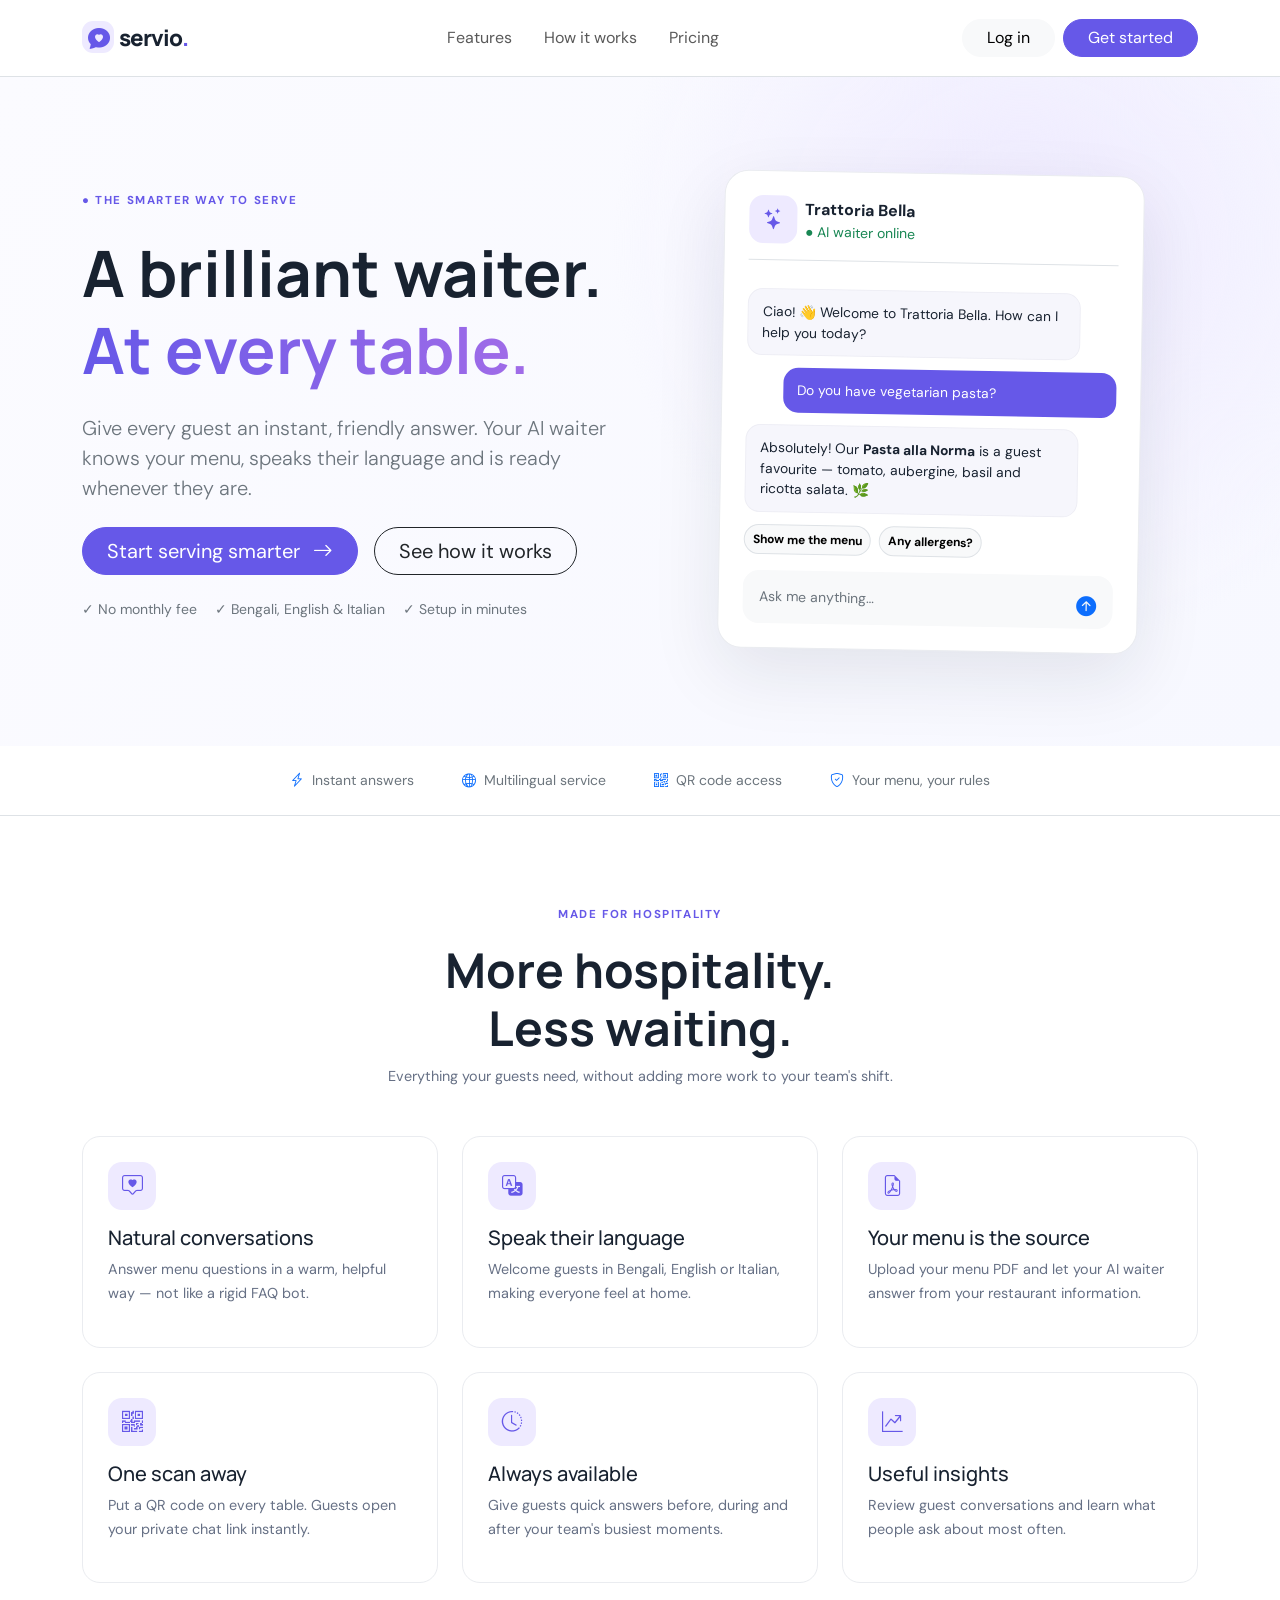
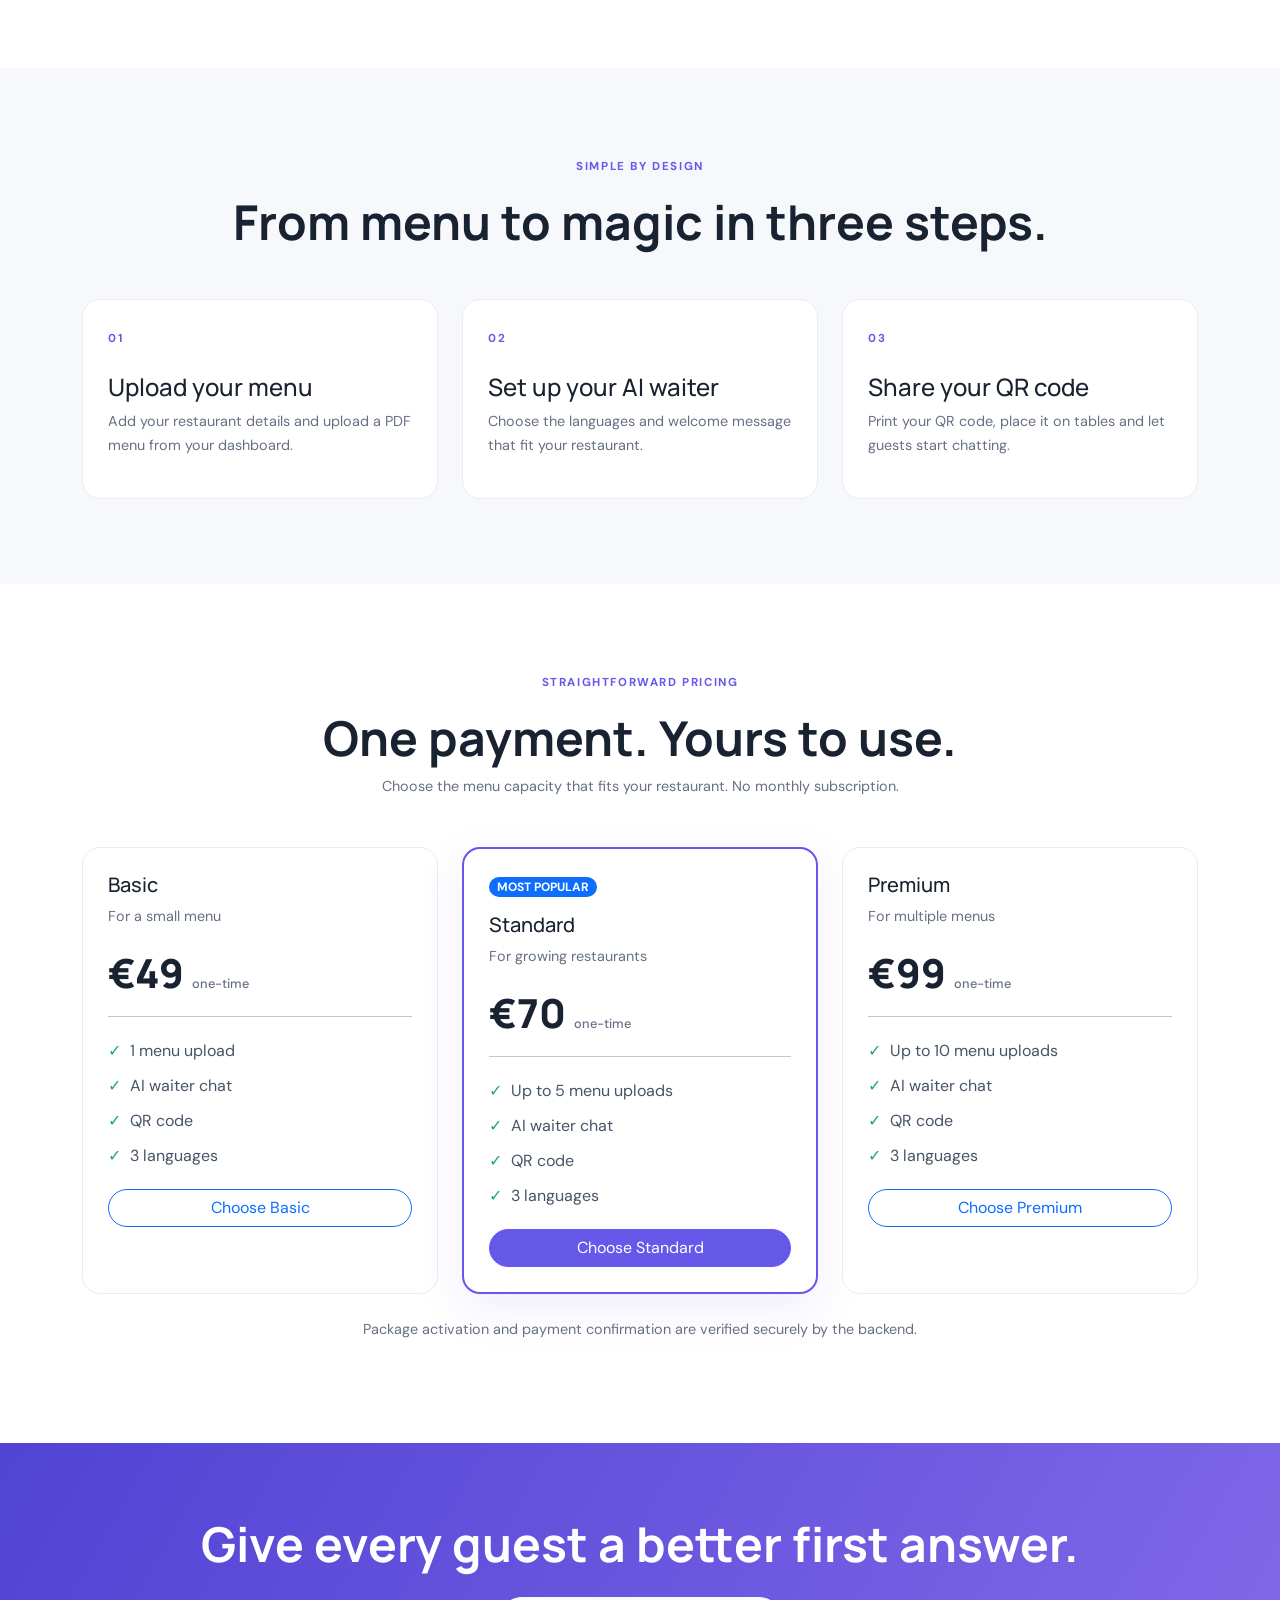
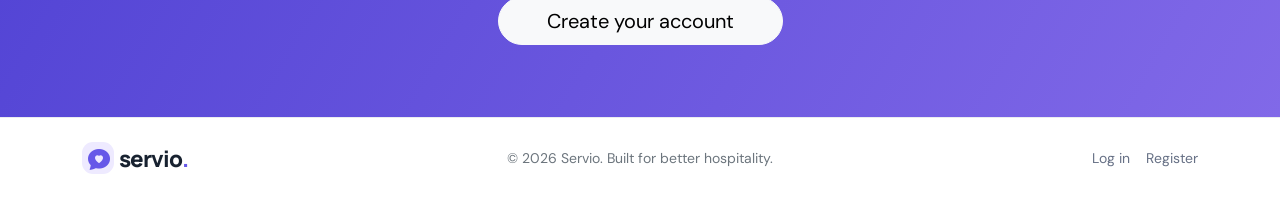
<file: index.html>
<!doctype html>
<html lang="en">

<head>
    <meta charset="utf-8">
    <meta name="viewport" content="width=device-width,initial-scale=1">
    <title>Servio — Your restaurant's AI waiter</title>
    <link href="https://cdn.jsdelivr.net/npm/bootstrap@5.3.3/dist/css/bootstrap.min.css" rel="stylesheet">
    <link href="https://cdn.jsdelivr.net/npm/bootstrap-icons@1.11.3/font/bootstrap-icons.min.css" rel="stylesheet">
    <link href="assets/app.css" rel="stylesheet">
</head>

<body>
    <nav class="navbar navbar-expand-lg bg-white sticky-top border-bottom">
        <div class="container py-2"><a class="brand navbar-brand" href="#"><span class="brand-mark"><i
                        class="bi bi-chat-heart-fill"></i></span>servio<span class="brand-dot">.</span></a><button
                class="navbar-toggler" data-bs-toggle="collapse" data-bs-target="#nav"><span
                    class="navbar-toggler-icon"></span></button>
            <div class="collapse navbar-collapse" id="nav">
                <ul class="navbar-nav mx-auto gap-lg-3">
                    <li><a class="nav-link" href="#features">Features</a></li>
                    <li><a class="nav-link" href="#how">How it works</a></li>
                    <li><a class="nav-link" href="#pricing">Pricing</a></li>
                </ul>
                <div class="d-flex gap-2 mt-3 mt-lg-0"><a class="btn btn-light rounded-pill px-4"
                        href="auth/login.html">Log in</a><a class="btn btn-primary rounded-pill px-4"
                        href="auth/register.html">Get started</a></div>
            </div>
        </div>
    </nav>
    <header class="hero">
        <div class="container py-5">
            <div class="row align-items-center g-5 py-lg-5">
                <div class="col-lg-6"><span class="eyebrow">● THE SMARTER WAY TO SERVE</span>
                    <h1 class="display-3 fw-bold mt-4">A brilliant waiter.<br><span class="gradient-text">At every
                            table.</span></h1>
                    <p class="lead text-secondary mt-4">Give every guest an instant, friendly answer. Your AI waiter
                        knows your menu, speaks their language and is ready whenever they are.</p>
                    <div class="d-flex flex-wrap gap-3 mt-4"><a class="btn btn-primary btn-lg rounded-pill px-4"
                            href="auth/register.html">Start serving smarter <i class="bi bi-arrow-right ms-2"></i></a><a
                            class="btn btn-outline-dark btn-lg rounded-pill px-4" href="#how">See how it works</a></div>
                    <p class="small text-secondary mt-4">✓ No monthly fee　 ✓ Bengali, English & Italian　 ✓ Setup in
                        minutes</p>
                </div>
                <div class="col-lg-6">
                    <div class="hero-card">
                        <div class="d-flex align-items-center gap-2 border-bottom pb-3"><span class="feature-icon"><i
                                    class="bi bi-stars"></i></span>
                            <div><b>Trattoria Bella</b>
                                <div class="small text-success">● AI waiter online</div>
                            </div>
                        </div>
                        <div class="py-3">
                            <div class="bubble bot">Ciao! 👋 Welcome to Trattoria Bella. How can I help you today?</div>
                            <div class="bubble guest">Do you have vegetarian pasta?</div>
                            <div class="bubble bot">Absolutely! Our <b>Pasta alla Norma</b> is a guest favourite —
                                tomato, aubergine, basil and ricotta salata. 🌿</div>
                            <div class="d-flex gap-2 flex-wrap"><span
                                    class="badge rounded-pill text-bg-light border p-2">Show me the menu</span><span
                                    class="badge rounded-pill text-bg-light border p-2">Any allergens?</span></div>
                        </div>
                        <div class="bg-light rounded-4 p-3 small text-secondary">Ask me anything… <i
                                class="bi bi-arrow-up-circle-fill float-end text-primary fs-5"></i></div>
                    </div>
                </div>
            </div>
        </div>
    </header>
    <section class="py-4 border-bottom">
        <div class="container d-flex flex-wrap justify-content-center gap-4 gap-md-5 text-secondary small"><span><i
                    class="bi bi-lightning-charge text-primary me-2"></i>Instant answers</span><span><i
                    class="bi bi-globe2 text-primary me-2"></i>Multilingual service</span><span><i
                    class="bi bi-qr-code text-primary me-2"></i>QR code access</span><span><i
                    class="bi bi-shield-check text-primary me-2"></i>Your menu, your rules</span></div>
    </section>
    <section id="features" class="section-pad">
        <div class="container">
            <div class="text-center mb-5"><span class="eyebrow">MADE FOR HOSPITALITY</span>
                <h2 class="display-5 fw-bold mt-3">More hospitality.<br>Less waiting.</h2>
                <p class="muted">Everything your guests need, without adding more work to your team's shift.</p>
            </div>
            <div class="row g-4">
                <div class="col-md-6 col-lg-4">
                    <div class="feature">
                        <div class="feature-icon"><i class="bi bi-chat-square-heart"></i></div>
                        <h5 class="mt-3">Natural conversations</h5>
                        <p>Answer menu questions in a warm, helpful way — not like a rigid FAQ bot.</p>
                    </div>
                </div>
                <div class="col-md-6 col-lg-4">
                    <div class="feature">
                        <div class="feature-icon"><i class="bi bi-translate"></i></div>
                        <h5 class="mt-3">Speak their language</h5>
                        <p>Welcome guests in Bengali, English or Italian, making everyone feel at home.</p>
                    </div>
                </div>
                <div class="col-md-6 col-lg-4">
                    <div class="feature">
                        <div class="feature-icon"><i class="bi bi-file-earmark-pdf"></i></div>
                        <h5 class="mt-3">Your menu is the source</h5>
                        <p>Upload your menu PDF and let your AI waiter answer from your restaurant information.</p>
                    </div>
                </div>
                <div class="col-md-6 col-lg-4">
                    <div class="feature">
                        <div class="feature-icon"><i class="bi bi-qr-code"></i></div>
                        <h5 class="mt-3">One scan away</h5>
                        <p>Put a QR code on every table. Guests open your private chat link instantly.</p>
                    </div>
                </div>
                <div class="col-md-6 col-lg-4">
                    <div class="feature">
                        <div class="feature-icon"><i class="bi bi-clock-history"></i></div>
                        <h5 class="mt-3">Always available</h5>
                        <p>Give guests quick answers before, during and after your team's busiest moments.</p>
                    </div>
                </div>
                <div class="col-md-6 col-lg-4">
                    <div class="feature">
                        <div class="feature-icon"><i class="bi bi-graph-up-arrow"></i></div>
                        <h5 class="mt-3">Useful insights</h5>
                        <p>Review guest conversations and learn what people ask about most often.</p>
                    </div>
                </div>
            </div>
        </div>
    </section>
    <section id="how" class="section-pad" style="background:#f7f8fc">
        <div class="container">
            <div class="text-center mb-5"><span class="eyebrow">SIMPLE BY DESIGN</span>
                <h2 class="display-5 fw-bold mt-3">From menu to magic in three steps.</h2>
            </div>
            <div class="row g-4">
                <div class="col-md-4">
                    <div class="feature"><span class="eyebrow">01</span>
                        <h4 class="mt-4">Upload your menu</h4>
                        <p>Add your restaurant details and upload a PDF menu from your dashboard.</p>
                    </div>
                </div>
                <div class="col-md-4">
                    <div class="feature"><span class="eyebrow">02</span>
                        <h4 class="mt-4">Set up your AI waiter</h4>
                        <p>Choose the languages and welcome message that fit your restaurant.</p>
                    </div>
                </div>
                <div class="col-md-4">
                    <div class="feature"><span class="eyebrow">03</span>
                        <h4 class="mt-4">Share your QR code</h4>
                        <p>Print your QR code, place it on tables and let guests start chatting.</p>
                    </div>
                </div>
            </div>
        </div>
    </section>
    <section id="pricing" class="section-pad">
        <div class="container">
            <div class="text-center mb-5"><span class="eyebrow">STRAIGHTFORWARD PRICING</span>
                <h2 class="display-5 fw-bold mt-3">One payment. Yours to use.</h2>
                <p class="muted">Choose the menu capacity that fits your restaurant. No monthly subscription.</p>
            </div>
            <div class="row g-4 justify-content-center">
                <div class="col-md-6 col-lg-4">
                    <div class="price-card">
                        <h5>Basic</h5>
                        <p class="muted">For a small menu</p>
                        <div class="price">€49 <small>one-time</small></div>
                        <hr>
                        <ul>
                            <li>1 menu upload</li>
                            <li>AI waiter chat</li>
                            <li>QR code</li>
                            <li>3 languages</li>
                        </ul><a href="auth/register.html?plan=basic"
                            class="btn btn-outline-primary w-100 rounded-pill">Choose Basic</a>
                    </div>
                </div>
                <div class="col-md-6 col-lg-4">
                    <div class="price-card featured"><span class="badge text-bg-primary rounded-pill mb-3">MOST
                            POPULAR</span>
                        <h5>Standard</h5>
                        <p class="muted">For growing restaurants</p>
                        <div class="price">€70 <small>one-time</small></div>
                        <hr>
                        <ul>
                            <li>Up to 5 menu uploads</li>
                            <li>AI waiter chat</li>
                            <li>QR code</li>
                            <li>3 languages</li>
                        </ul><a href="auth/register.html?plan=standard"
                            class="btn btn-primary w-100 rounded-pill">Choose Standard</a>
                    </div>
                </div>
                <div class="col-md-6 col-lg-4">
                    <div class="price-card">
                        <h5>Premium</h5>
                        <p class="muted">For multiple menus</p>
                        <div class="price">€99 <small>one-time</small></div>
                        <hr>
                        <ul>
                            <li>Up to 10 menu uploads</li>
                            <li>AI waiter chat</li>
                            <li>QR code</li>
                            <li>3 languages</li>
                        </ul><a href="auth/register.html?plan=premium"
                            class="btn btn-outline-primary w-100 rounded-pill">Choose Premium</a>
                    </div>
                </div>
            </div>
            <p class="text-center muted small mt-4">Package activation and payment confirmation are verified securely by
                the backend.</p>
        </div>
    </section>
    <section class="cta py-5">
        <div class="container text-center py-4">
            <h2 class="display-5 fw-bold text-white">Give every guest a better first answer.</h2><a
                href="auth/register.html" class="btn btn-light btn-lg rounded-pill px-5 mt-3">Create your account</a>
        </div>
    </section>
    <footer class="py-4">
        <div class="container d-flex flex-wrap justify-content-between align-items-center gap-3"><a class="brand"
                href="#"><span class="brand-mark"><i class="bi bi-chat-heart-fill"></i></span>servio<span
                    class="brand-dot">.</span></a><span class="small text-secondary">© <span id="year"></span> Servio.
                Built for better hospitality.</span>
            <div class="d-flex gap-3 small"><a href="auth/login.html">Log in</a><a
                    href="auth/register.html">Register</a></div>
        </div>
    </footer>
    <script>document.getElementById('year').textContent = new Date().getFullYear()</script>
    <script src="https://cdn.jsdelivr.net/npm/bootstrap@5.3.3/dist/js/bootstrap.bundle.min.js"></script>
</body>

</html>
</file>
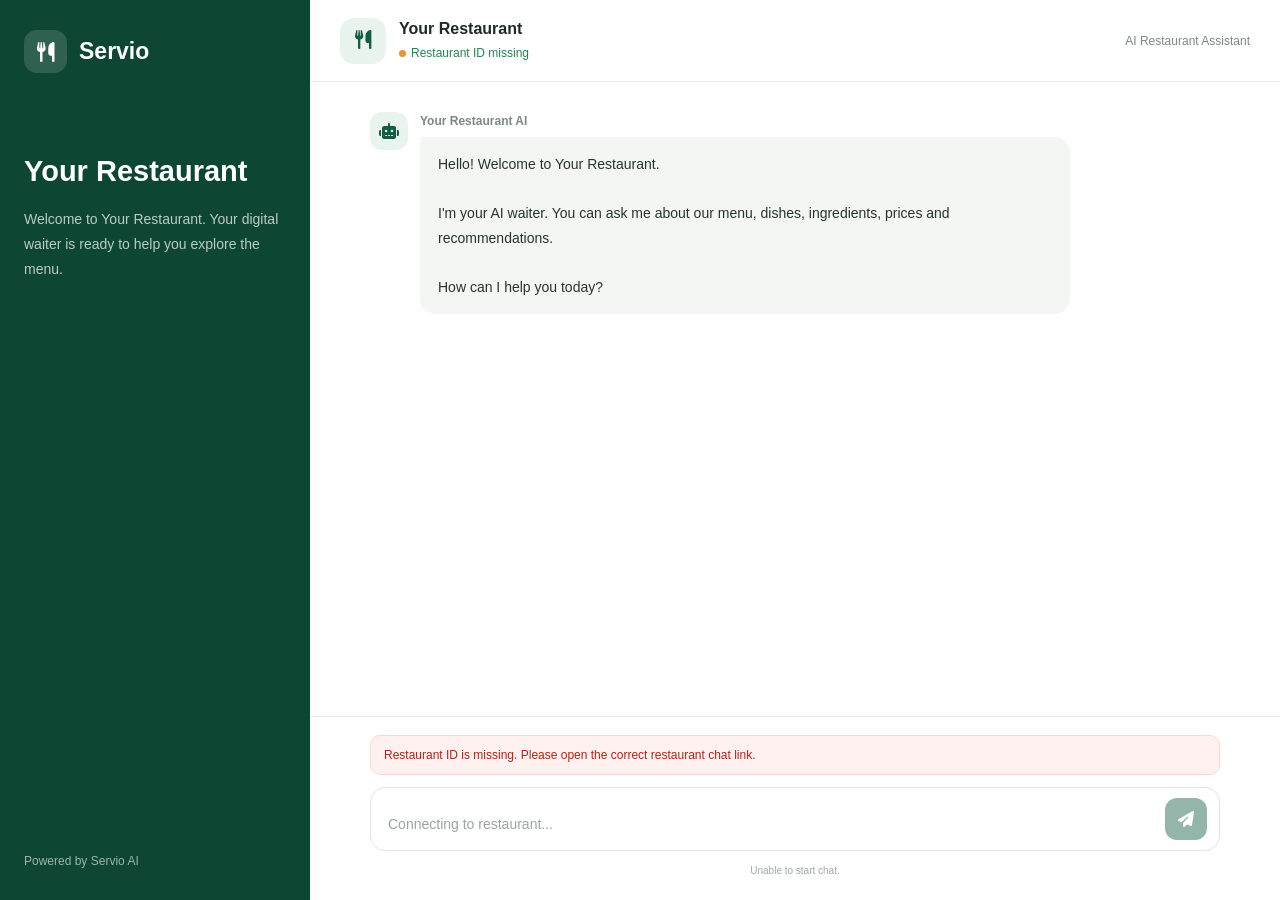
<file: chat/chat.html>
<!DOCTYPE html>
<html lang="en">

<head>
    <meta charset="UTF-8">
    <meta name="viewport" content="width=device-width, initial-scale=1.0, viewport-fit=cover">

    <title>Restaurant AI Waiter | Servio</title>

    <link href="https://cdn.jsdelivr.net/npm/bootstrap@5.3.3/dist/css/bootstrap.min.css" rel="stylesheet">
    <link href="https://cdnjs.cloudflare.com/ajax/libs/font-awesome/6.5.2/css/all.min.css" rel="stylesheet">

    <style>
        :root {
            --primary: #145c43;
            --primary-dark: #0d4633;
            --primary-light: #e9f4ee;
            --background: #f5f7f5;
            --text: #1d2923;
            --muted: #7b8981;
            --border: #e7ece8;
        }

        * {
            box-sizing: border-box;
        }

        html,
        body {
            width: 100%;
            height: 100%;
            margin: 0;
        }

        body {
            font-family: Arial, Helvetica, sans-serif;
            background: var(--background);
            color: var(--text);
            overflow: hidden;
        }

        .app {
            display: flex;
            width: 100%;
            min-height: 100vh;
            min-height: 100dvh;
        }

        /* SIDEBAR */

        .sidebar {
            width: 310px;
            min-width: 310px;
            background: var(--primary-dark);
            color: #fff;
            padding: 30px 24px;
            display: flex;
            flex-direction: column;
        }

        .brand {
            display: flex;
            align-items: center;
            gap: 12px;
            font-size: 23px;
            font-weight: 700;
            margin-bottom: 65px;
        }

        .brand-icon {
            width: 43px;
            height: 43px;
            border-radius: 13px;
            display: flex;
            align-items: center;
            justify-content: center;
            background: rgba(255, 255, 255, .14);
            font-size: 20px;
        }

        .sidebar-content {
            margin-top: 15px;
        }

        .sidebar-content h2 {
            font-size: 29px;
            font-weight: 700;
            line-height: 1.3;
            margin-bottom: 16px;
            overflow-wrap: anywhere;
        }

        .sidebar-content p {
            font-size: 14px;
            line-height: 1.8;
            color: rgba(255, 255, 255, .72);
        }

        .sidebar-footer {
            margin-top: auto;
            padding-top: 30px;
            font-size: 12px;
            color: rgba(255, 255, 255, .6);
        }

        /* MAIN CHAT */

        .main {
            flex: 1;
            min-width: 0;
            display: flex;
            flex-direction: column;
            height: 100vh;
            height: 100dvh;
            background: #fff;
            overflow: hidden;
        }

        /* HEADER */

        .chat-header {
            min-height: 82px;
            padding: 16px 30px;
            border-bottom: 1px solid var(--border);
            display: flex;
            align-items: center;
            justify-content: space-between;
            gap: 15px;
            flex-shrink: 0;
            background: #fff;
            z-index: 5;
        }

        .restaurant-info {
            display: flex;
            align-items: center;
            gap: 13px;
            min-width: 0;
        }

        .restaurant-avatar {
            width: 46px;
            height: 46px;
            border-radius: 14px;
            background: var(--primary-light);
            color: var(--primary);
            display: flex;
            align-items: center;
            justify-content: center;
            font-size: 19px;
            flex-shrink: 0;
        }

        .restaurant-info h5 {
            font-size: 16px;
            font-weight: 700;
            margin: 0 0 5px;
            overflow-wrap: anywhere;
        }

        .online-status {
            font-size: 12px;
            color: #218653;
        }

        .status-dot {
            display: inline-block;
            width: 7px;
            height: 7px;
            background: #2dbb72;
            border-radius: 50%;
            margin-right: 5px;
        }

        .header-label {
            font-size: 12px;
            color: var(--muted);
            white-space: nowrap;
        }

        /* CHAT BODY */

        .chat-body {
            flex: 1 1 0;
            min-height: 0;
            overflow-y: auto;
            overflow-x: hidden;
            overscroll-behavior: contain;
            -webkit-overflow-scrolling: touch;
            padding: 30px;
            background: #fff;
        }

        .messages {
            max-width: 850px;
            margin: 0 auto;
            min-width: 0;
        }

        /* WELCOME MESSAGE */

        .welcome-message {
            display: flex;
            align-items: flex-start;
            gap: 12px;
            margin-bottom: 28px;
        }

        .bot-avatar {
            width: 38px;
            height: 38px;
            border-radius: 12px;
            background: var(--primary-light);
            color: var(--primary);
            display: flex;
            align-items: center;
            justify-content: center;
            flex-shrink: 0;
        }

        .welcome-content {
            max-width: 650px;
            min-width: 0;
        }

        .message-sender {
            font-size: 12px;
            font-weight: 700;
            color: var(--muted);
            margin-bottom: 7px;
        }

        .message-bubble {
            padding: 15px 18px;
            border-radius: 4px 15px 15px 15px;
            background: #f3f6f3;
            color: #26352c;
            font-size: 14px;
            line-height: 1.75;
            overflow-wrap: anywhere;
            word-break: break-word;
            white-space: pre-wrap;
        }

        /* INDIVIDUAL MESSAGES */

        .message-row {
            display: flex;
            gap: 12px;
            margin-bottom: 22px;
            align-items: flex-start;
            min-width: 0;
        }

        .message-row.user {
            justify-content: flex-end;
        }

        .message-row.user .message-content {
            max-width: 70%;
        }

        .message-row.bot .message-content {
            max-width: 75%;
        }

        .message-content {
            min-width: 0;
        }

        .message-row.user .message-bubble {
            background: var(--primary);
            color: #fff;
            border-radius: 15px 4px 15px 15px;
        }

        .message-time {
            font-size: 10px;
            color: #9aa49e;
            margin-top: 6px;
        }

        .message-row.user .message-time {
            text-align: right;
        }

        /* SUGGESTIONS */

        .suggestions {
            margin-left: 50px;
            margin-top: 25px;
        }

        .suggestions-title {
            font-size: 12px;
            color: var(--muted);
            margin-bottom: 12px;
        }

        .suggestion-list {
            display: flex;
            flex-wrap: wrap;
            gap: 9px;
        }

        .suggestion-btn {
            border: 1px solid #dfe8e1;
            background: #fff;
            color: #426050;
            border-radius: 20px;
            padding: 9px 15px;
            font-size: 12px;
            cursor: pointer;
            transition: .2s;
        }

        .suggestion-btn:hover {
            background: var(--primary-light);
            border-color: var(--primary);
        }

        /* TYPING INDICATOR */

        .typing-indicator {
            display: none;
            margin-bottom: 20px;
            align-items: flex-start;
            gap: 12px;
        }

        .typing-dots {
            background: #f3f6f3;
            border-radius: 4px 15px 15px 15px;
            padding: 15px 18px;
            display: flex;
            gap: 5px;
        }

        .typing-dots span {
            width: 6px;
            height: 6px;
            border-radius: 50%;
            background: #8b9b91;
            animation: typing 1.2s infinite;
        }

        .typing-dots span:nth-child(2) {
            animation-delay: .2s;
        }

        .typing-dots span:nth-child(3) {
            animation-delay: .4s;
        }

        @keyframes typing {
            0%, 60%, 100% {
                transform: translateY(0);
            }

            30% {
                transform: translateY(-5px);
            }
        }

        /* CHAT FOOTER */

        .chat-footer {
            padding: 18px 30px 22px;
            border-top: 1px solid var(--border);
            background: #fff;
            flex-shrink: 0;
            z-index: 5;
        }

        .input-wrapper {
            max-width: 850px;
            margin: 0 auto;
        }

        .input-box {
            display: flex;
            align-items: flex-end;
            gap: 12px;
            border: 1px solid #dfe7e1;
            border-radius: 15px;
            padding: 10px 12px 10px 17px;
            background: #fff;
            transition: .2s;
        }

        .input-box:focus-within {
            border-color: var(--primary);
            box-shadow: 0 0 0 3px rgba(20, 92, 67, .07);
        }

        .input-box textarea {
            flex: 1;
            min-width: 0;
            border: none;
            outline: none;
            resize: none;
            max-height: 120px;
            min-height: 27px;
            padding: 5px 0;
            font-size: 14px;
            line-height: 1.5;
            color: var(--text);
            background: transparent;
        }

        .input-box textarea::placeholder {
            color: #9ba69f;
        }

        .send-btn {
            width: 42px;
            height: 42px;
            border: none;
            border-radius: 12px;
            background: var(--primary);
            color: #fff;
            display: flex;
            align-items: center;
            justify-content: center;
            flex-shrink: 0;
            cursor: pointer;
            transition: .2s;
        }

        .send-btn:hover {
            background: var(--primary-dark);
        }

        .send-btn:disabled {
            opacity: .45;
            cursor: not-allowed;
        }

        .footer-note {
            text-align: center;
            font-size: 10px;
            color: #a0aaa3;
            margin-top: 12px;
        }

        /* ERROR MESSAGE */

        .connection-error {
            display: none;
            max-width: 850px;
            margin: 0 auto 12px;
            color: #b42318;
            background: #fff1f0;
            border: 1px solid #ffd5d2;
            border-radius: 10px;
            padding: 10px 13px;
            font-size: 12px;
            overflow-wrap: anywhere;
        }

        /* MOBILE RESPONSIVE */

        @media (max-width: 768px) {

            html,
            body {
                width: 100%;
                height: 100%;
                min-height: 0;
                overflow: hidden;
            }

            body {
                position: fixed;
                inset: 0;
            }

            .app {
                display: block;
                position: fixed;
                top: 0;
                left: 0;
                width: 100%;
                height: 100vh;
                height: 100dvh;
                min-height: 0;
                overflow: hidden;
            }

            .sidebar {
                display: none;
            }

            .main {
                display: flex;
                flex-direction: column;
                position: relative;
                width: 100%;
                height: 100%;
                min-width: 0;
                min-height: 0;
                overflow: hidden;
            }

            .chat-header {
                min-height: 68px;
                height: auto;
                padding: 10px 15px;
                gap: 8px;
                flex: 0 0 auto;
            }

            .restaurant-avatar {
                width: 42px;
                height: 42px;
                border-radius: 12px;
            }

            .restaurant-info {
                gap: 10px;
                flex: 1;
            }

            .restaurant-info > div:last-child {
                min-width: 0;
            }

            .restaurant-info h5 {
                font-size: 15px;
                max-width: 100%;
                overflow-wrap: anywhere;
            }

            .online-status {
                font-size: 11px;
            }

            .header-label {
                display: none;
            }

            .chat-body {
                flex: 1 1 0;
                min-height: 0;
                padding: 20px 14px;
                overflow-x: hidden;
                overflow-y: auto;
                -webkit-overflow-scrolling: touch;
                overscroll-behavior: contain;
            }

            .messages {
                width: 100%;
                min-width: 0;
            }

            .welcome-message {
                gap: 9px;
                margin-bottom: 22px;
            }

            .bot-avatar {
                width: 34px;
                height: 34px;
                border-radius: 10px;
                font-size: 13px;
            }

            .welcome-content {
                flex: 1;
                min-width: 0;
            }

            .message-bubble {
                padding: 12px 14px;
                font-size: 13px;
                line-height: 1.65;
            }

            .message-row {
                gap: 8px;
                margin-bottom: 18px;
            }

            .message-row.user .message-content,
            .message-row.bot .message-content {
                max-width: 85%;
            }

            .suggestions {
                margin-left: 0;
                margin-top: 18px;
            }

            .suggestion-list {
                gap: 7px;
            }

            .suggestion-btn {
                font-size: 11px;
                padding: 8px 12px;
            }

            .chat-footer {
                flex: 0 0 auto;
                padding: 11px 12px calc(11px + env(safe-area-inset-bottom));
            }

            .input-wrapper {
                width: 100%;
                min-width: 0;
            }

            .input-box {
                width: 100%;
                min-width: 0;
                gap: 8px;
                padding: 7px 8px 7px 13px;
                border-radius: 13px;
            }

            .input-box textarea {
                font-size: 16px;
                min-height: 28px;
                max-height: 110px;
            }

            .send-btn {
                width: 40px;
                height: 40px;
                border-radius: 11px;
            }

            .footer-note {
                margin-top: 8px;
                font-size: 10px;
            }

            .connection-error {
                font-size: 11px;
                padding: 9px 11px;
            }
        }

        /* SMALL MOBILE */

        @media (max-width: 380px) {

            .chat-header {
                padding: 9px 11px;
            }

            .restaurant-info h5 {
                font-size: 14px;
                max-width: 175px;
            }

            .chat-body {
                padding: 16px 10px;
            }

            .message-row.user .message-content,
            .message-row.bot .message-content {
                max-width: 88%;
            }

            .chat-footer {
                padding-left: 10px;
                padding-right: 10px;
            }
        }
    </style>
</head>

<body>

    <div class="app">

        <!-- SIDEBAR -->

        <aside class="sidebar">

            <div class="brand">

                <div class="brand-icon">
                    <i class="fa-solid fa-utensils"></i>
                </div>

                <span>Servio</span>

            </div>

            <div class="sidebar-content">

                <h2 id="sidebarRestaurantName">
                    Your Restaurant
                </h2>

                <p id="sidebarDescription">
                    Your digital waiter is ready to help you explore
                    the menu, discover dishes and answer your questions.
                </p>

            </div>

            <div class="sidebar-footer">
                Powered by Servio AI
            </div>

        </aside>


        <!-- MAIN CHAT -->

        <main class="main">

            <!-- HEADER -->

            <header class="chat-header">

                <div class="restaurant-info">

                    <div class="restaurant-avatar">
                        <i class="fa-solid fa-utensils"></i>
                    </div>

                    <div>

                        <h5 id="restaurantName">
                            Your Restaurant
                        </h5>

                        <div class="online-status" id="statusText">
                            <span class="status-dot"></span>
                            Connecting...
                        </div>

                    </div>

                </div>

                <div class="header-label">
                    <i class="fa-solid fa-sparkles me-1"></i>
                    AI Restaurant Assistant
                </div>

            </header>


            <!-- CHAT BODY -->

            <section class="chat-body" id="chatBody">

                <div class="messages" id="messages">

                    <div class="welcome-message">

                        <div class="bot-avatar">
                            <i class="fa-solid fa-robot"></i>
                        </div>

                        <div class="welcome-content">

                            <div class="message-sender" id="welcomeSender">
                                Servio AI
                            </div>

                            <div class="message-bubble" id="welcomeMessage">Hello! Welcome to our restaurant.

I'm your AI waiter. You can ask me about our menu, dishes, ingredients, prices and recommendations.

How can I help you today?</div>

                        </div>

                    </div>


                    <!-- TYPING INDICATOR -->

                    <div class="typing-indicator" id="typingIndicator">

                        <div class="bot-avatar">
                            <i class="fa-solid fa-robot"></i>
                        </div>

                        <div>

                            <div class="message-sender">
                                Servio AI
                            </div>

                            <div class="typing-dots">
                                <span></span>
                                <span></span>
                                <span></span>
                            </div>

                        </div>

                    </div>

                </div>

            </section>


            <!-- FOOTER -->

            <footer class="chat-footer">

                <div class="input-wrapper">

                    <div class="connection-error" id="connectionError"></div>

                    <div class="input-box">

                        <textarea
                            id="messageInput"
                            rows="1"
                            placeholder="Connecting to restaurant..."
                            disabled
                        ></textarea>

                        <button
                            type="button"
                            class="send-btn"
                            id="sendBtn"
                            disabled
                            aria-label="Send message"
                        >
                            <i class="fa-solid fa-paper-plane"></i>
                        </button>

                    </div>

                    <div class="footer-note" id="footerNote">
                        Please wait while we connect to the restaurant...
                    </div>

                </div>

            </footer>

        </main>

    </div>

    <script src="chat.js"></script>

</body>
</html>
</file>
<file: assets/app.css>
@import url('https://fonts.googleapis.com/css2?family=DM+Sans:wght@400;500;600;700&family=Manrope:wght@500;600;700;800&display=swap');
:root{--ink:#182230;--muted:#667085;--primary:#6658e8;--line:#eaecf0;--soft:#f7f8fc}*{box-sizing:border-box}body{font-family:'DM Sans',sans-serif;color:var(--ink)}h1,h2,h3,h4,h5,.brand{font-family:Manrope,sans-serif}a{text-decoration:none}.btn-primary{background:var(--primary);border-color:var(--primary)}.btn-primary:hover{background:#5143d4;border-color:#5143d4}.brand{font-size:1.4rem;font-weight:800;letter-spacing:-1px;color:var(--ink)}.brand-mark{display:inline-grid;place-items:center;width:32px;height:32px;border-radius:11px;background:#eeeaff;color:var(--primary);margin-right:5px}.brand-dot{color:var(--primary)}.hero{background:radial-gradient(circle at 80% 25%,#eeeaff,transparent 36%),linear-gradient(120deg,#fbfbff,#f7f8ff);overflow:hidden}.eyebrow{font-size:.72rem;letter-spacing:1.6px;font-weight:700;color:var(--primary)}.gradient-text{background:linear-gradient(90deg,#6658e8,#a16ce8);-webkit-background-clip:text;background-clip:text;color:transparent}.hero-card{background:white;border:1px solid var(--line);border-radius:24px;padding:24px;max-width:420px;margin:auto;box-shadow:0 25px 70px #18223018;transform:rotate(1deg)}.bubble{padding:12px 14px;border-radius:15px;margin:12px 0;font-size:.86rem;line-height:1.5;max-width:90%}.bot{background:#f6f6fc;border:1px solid #eeeef5}.guest{background:var(--primary);color:white;margin-left:auto}.section-pad{padding:85px 0}.feature,.price-card,.panel{background:white;border:1px solid var(--line);border-radius:18px;padding:25px;height:100%}.feature-icon{width:48px;height:48px;display:grid;place-items:center;background:#eeeaff;color:var(--primary);border-radius:14px;font-size:1.3rem}.feature p,.muted{color:var(--muted);font-size:.9rem;line-height:1.65}.price-card.featured{border:2px solid var(--primary);box-shadow:0 15px 45px #6658e81a}.price{font:800 2.5rem Manrope}.price small{font:500 .8rem 'DM Sans';color:var(--muted)}.price-card ul{padding-left:0;list-style:none;line-height:2.2;color:#475467}.price-card li:before{content:'✓';color:#20a477;margin-right:9px}.cta{background:linear-gradient(120deg,#5143d4,#8169e8)}footer{border-top:1px solid var(--line)}footer a{color:var(--muted)}
.auth-page{min-height:100vh;background:linear-gradient(135deg,#f7f6ff,#f8fbff);display:grid;place-items:center;padding:22px}.auth-card{width:min(100%,460px);background:#fff;border:1px solid var(--line);border-radius:22px;padding:34px;box-shadow:0 25px 80px #1c23400c}.auth-card .form-control{padding:12px 14px;border-radius:11px}.google-btn{width:100%;border:1px solid var(--line);background:white;border-radius:11px;padding:12px;font-weight:600}.auth-error{display:none}.chat-page{height:100vh;background:#f5f6fb}.chat-app{height:100%;max-width:850px;margin:auto;background:white;display:flex;flex-direction:column}.chat-head{padding:15px 20px;border-bottom:1px solid var(--line);display:flex;justify-content:space-between;align-items:center}.chat-messages{flex:1;overflow:auto;padding:22px;background:#fafaff}.chat-msg{max-width:82%;padding:12px 15px;border-radius:16px;margin-bottom:13px;white-space:pre-wrap;overflow-wrap:anywhere;line-height:1.5}.chat-msg.bot{background:white;border:1px solid var(--line);border-bottom-left-radius:4px}.chat-msg.user{background:var(--primary);color:white;margin-left:auto;border-bottom-right-radius:4px}.chat-compose{display:flex;gap:10px;padding:14px 18px;border-top:1px solid var(--line)}.chat-compose input{border-radius:25px;padding:12px 17px}.suggestions button{border:1px solid #ddd8ff;background:white;color:var(--primary);border-radius:20px;padding:7px 12px;margin:3px;font-size:.8rem}@media(max-width:767px){.section-pad{padding:60px 0}.auth-card{padding:25px 21px}.chat-page{height:100dvh}.chat-messages{padding:15px}}
</file>
